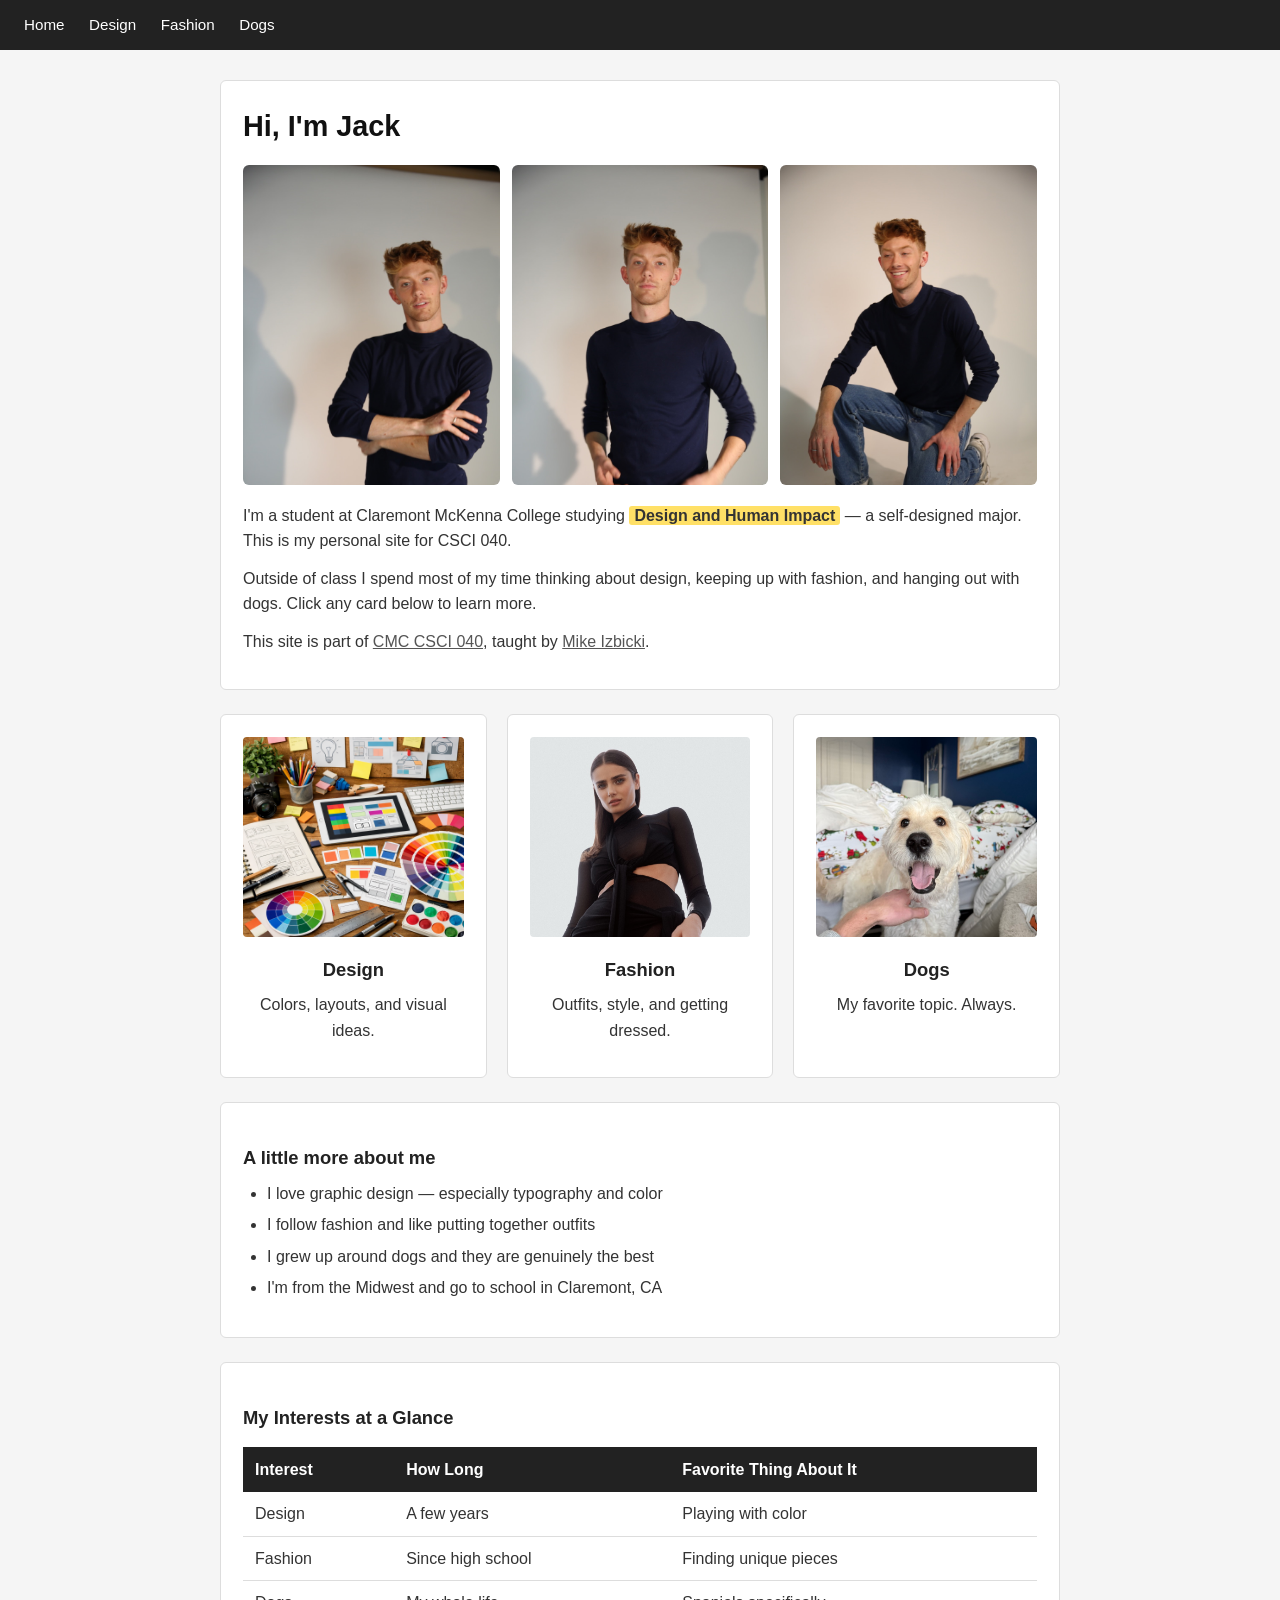
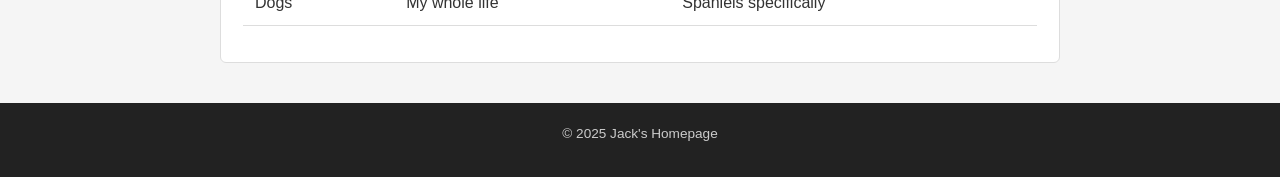
<file: index.html>
<!DOCTYPE html>
<html lang="en">
<head>
  <meta charset="UTF-8">
  <meta name="viewport" content="width=device-width, initial-scale=1.0">
  <meta name="description" content="Jack's personal homepage — a CMC student interested in design, fashion, and dogs.">
  <title>Jack's Homepage</title>
  <link rel="stylesheet" href="styles.css">
  <script async src="https://www.googletagmanager.com/gtag/js?id=G-VNEL66YCJ5"></script>
  <script>
    window.dataLayer = window.dataLayer || [];
    function gtag(){dataLayer.push(arguments);}
    gtag('js', new Date());
    gtag('config', 'G-VNEL66YCJ5');
  </script>
</head>
<body>

  <div id="navbar">
    <a href="index.html">Home</a>
    <a href="design.html">Design</a>
    <a href="fashion.html">Fashion</a>
    <a href="dogs.html">Dogs</a>
  </div>

  <div id="main">

    <div class="card">
      <h1>Hi, I'm Jack</h1>
      <div class="headshot-row">
        <img src="images/jack1.jpg" alt="Jack — arms crossed in navy turtleneck">
        <img src="images/jack2.jpg" alt="Jack — standing in navy turtleneck and jeans">
        <img src="images/jack3.jpg" alt="Jack — smiling kneeling pose">
      </div>
      <p>I'm a student at Claremont McKenna College studying <span class="highlight">Design and Human Impact</span> — a self-designed major. This is my personal site for CSCI 040.</p>
      <p>Outside of class I spend most of my time thinking about design, keeping up with fashion, and hanging out with dogs. Click any card below to learn more.</p>
      <p>This site is part of <a href="https://github.com/mikeizbicki/cmc-csci040">CMC CSCI 040</a>, taught by <a href="https://izbicki.me">Mike Izbicki</a>.</p>
    </div>

    <div class="card-row">
      <a class="card" href="design.html">
        <img src="images/design.jpg" alt="Design workspace with color wheels and sketchbooks">
        <h2>Design</h2>
        <p>Colors, layouts, and visual ideas.</p>
      </a>
      <a class="card" href="fashion.html">
        <img src="images/fashion.jpg" alt="Fashion inspiration">
        <h2>Fashion</h2>
        <p>Outfits, style, and getting dressed.</p>
      </a>
      <a class="card" href="dogs.html">
        <img src="images/dogs-card.jpg" alt="A happy white fluffy dog">
        <h2>Dogs</h2>
        <p>My favorite topic. Always.</p>
      </a>
    </div>

    <div class="card">
      <h2>A little more about me</h2>
      <ul>
        <li>I love graphic design — especially typography and color</li>
        <li>I follow fashion and like putting together outfits</li>
        <li>I grew up around dogs and they are genuinely the best</li>
        <li>I'm from the Midwest and go to school in Claremont, CA</li>
      </ul>
    </div>

    <div class="card">
      <h2>My Interests at a Glance</h2>
      <table>
        <thead>
          <tr>
            <th>Interest</th>
            <th>How Long</th>
            <th>Favorite Thing About It</th>
          </tr>
        </thead>
        <tbody>
          <tr>
            <td>Design</td>
            <td>A few years</td>
            <td>Playing with color</td>
          </tr>
          <tr>
            <td>Fashion</td>
            <td>Since high school</td>
            <td>Finding unique pieces</td>
          </tr>
          <tr>
            <td>Dogs</td>
            <td>My whole life</td>
            <td>Spaniels specifically</td>
          </tr>
        </tbody>
      </table>
    </div>

  </div>

  <div id="footer">
    <p>&copy; 2025 Jack's Homepage</p>
  </div>

</body>
</html>
</file>
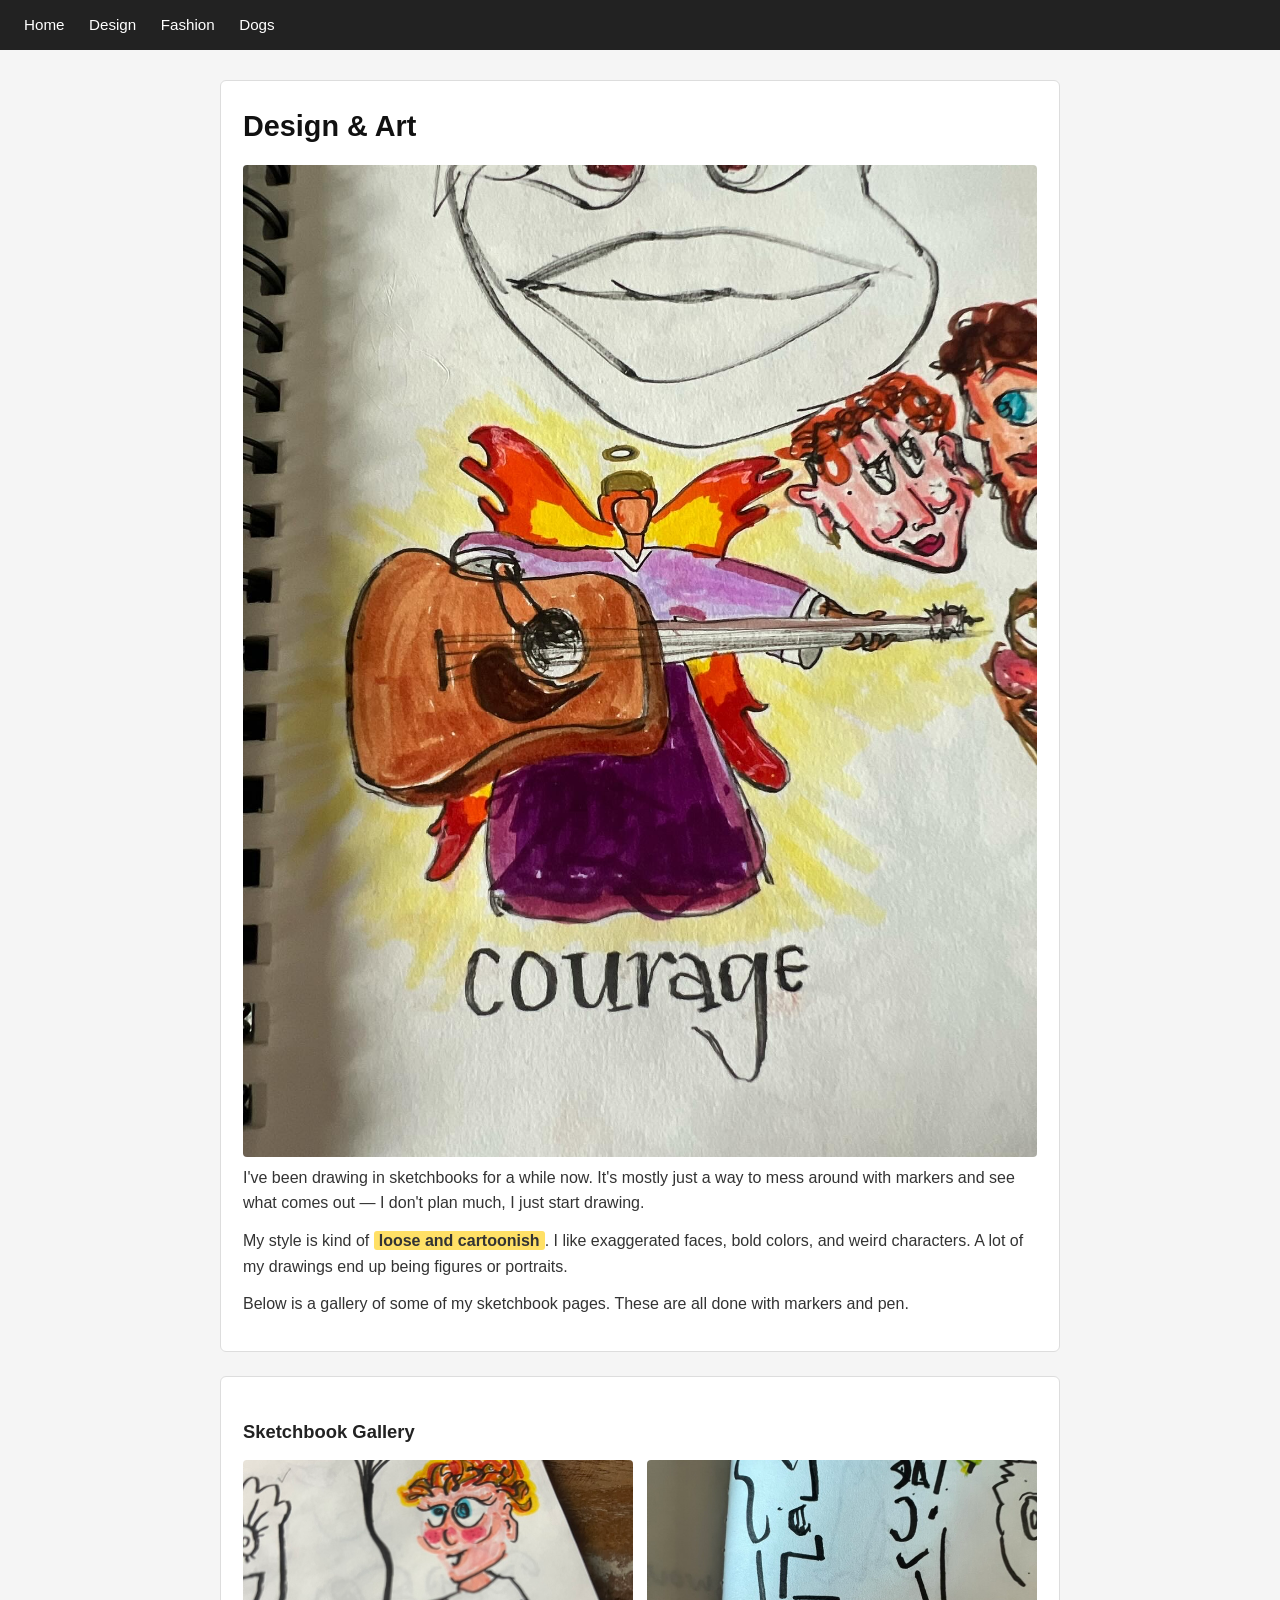
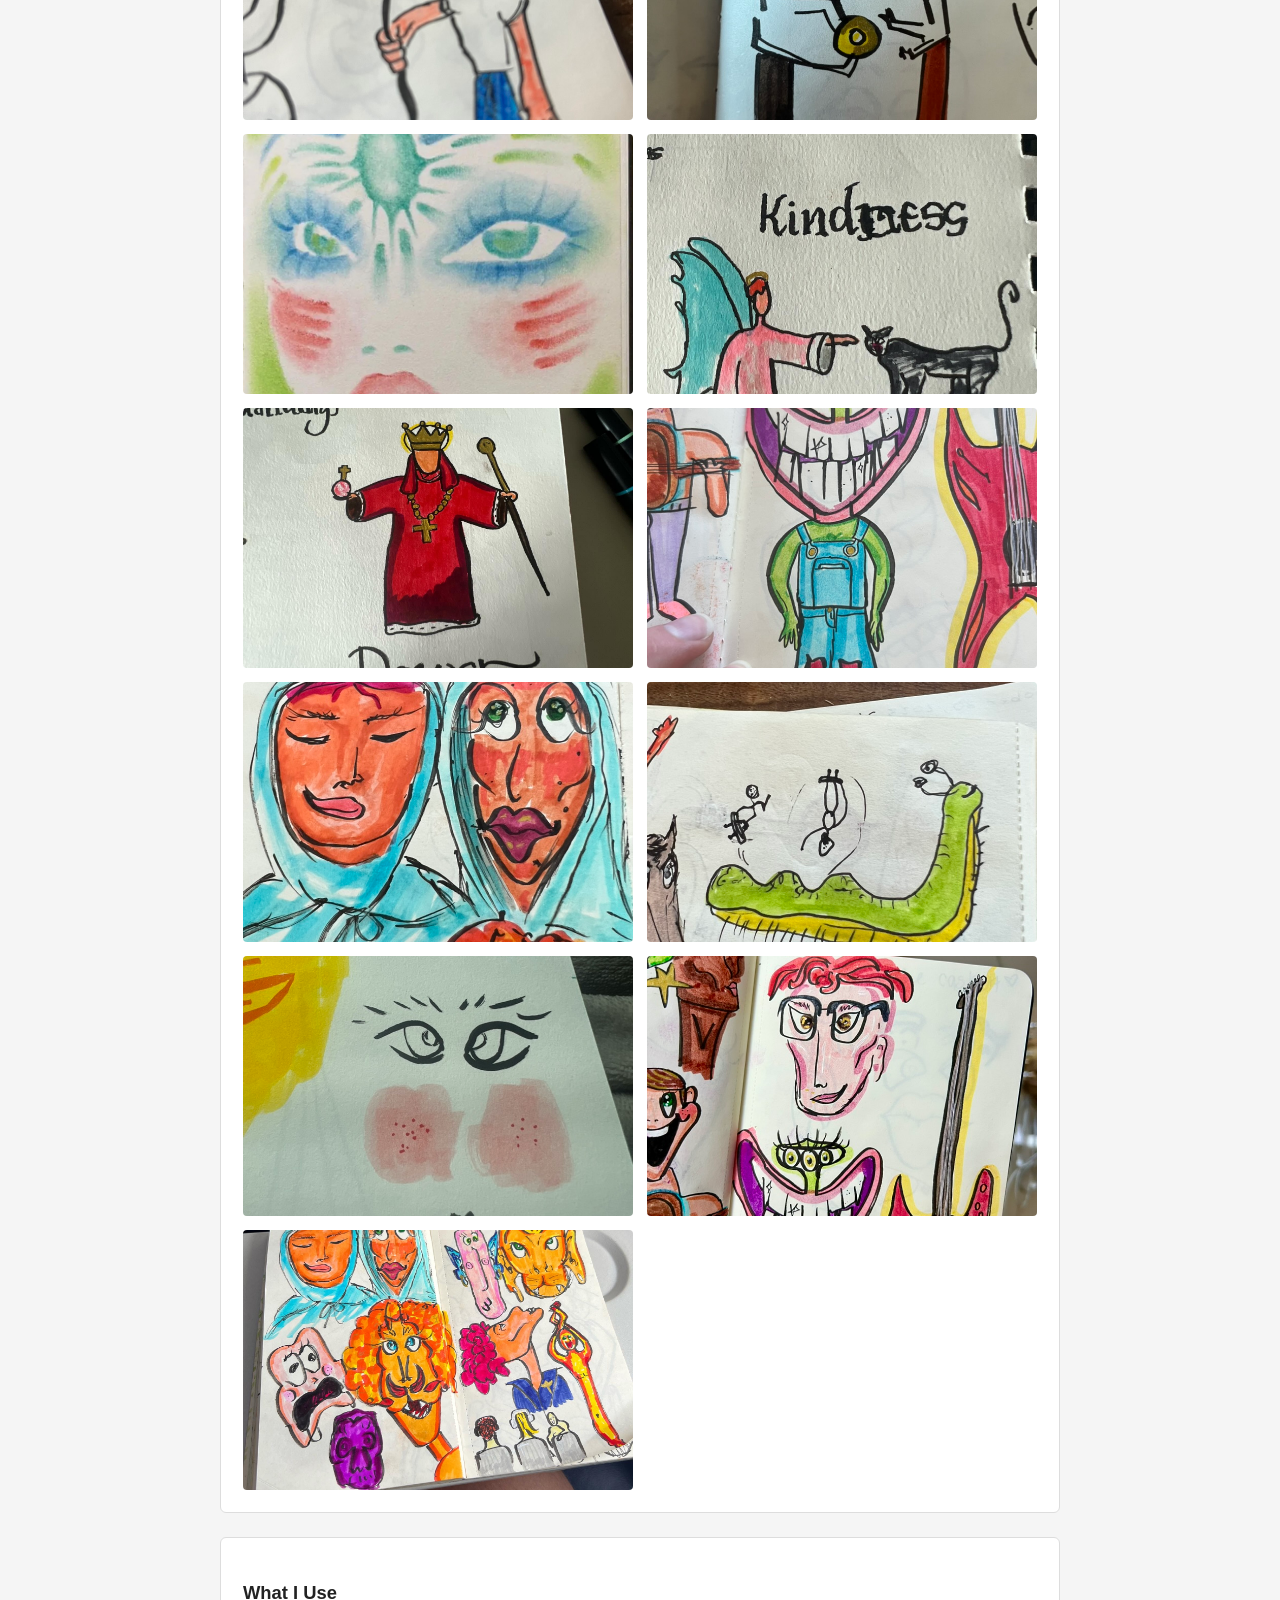
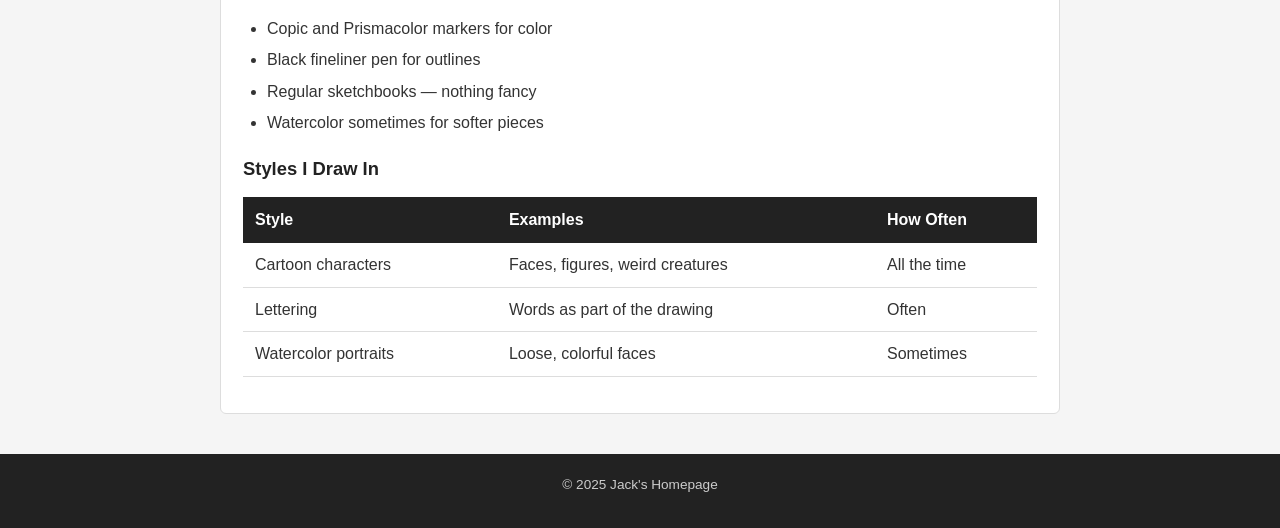
<file: design.html>
<!DOCTYPE html>
<html lang="en">
<head>
  <meta charset="UTF-8">
  <meta name="viewport" content="width=device-width, initial-scale=1.0">
  <meta name="description" content="Jack's art and design — a gallery of original sketchbook drawings.">
  <title>Design — Jack's Homepage</title>
  <link rel="stylesheet" href="styles.css">
  <script async src="https://www.googletagmanager.com/gtag/js?id=G-VNEL66YCJ5"></script>
  <script>
    window.dataLayer = window.dataLayer || [];
    function gtag(){dataLayer.push(arguments);}
    gtag('js', new Date());
    gtag('config', 'G-VNEL66YCJ5');
  </script>
</head>
<body>

  <div id="navbar">
    <a href="index.html">Home</a>
    <a href="design.html">Design</a>
    <a href="fashion.html">Fashion</a>
    <a href="dogs.html">Dogs</a>
  </div>

  <div id="main">

    <div class="card">
      <h1>Design &amp; Art</h1>
      <img src="images/drawing5.jpg" alt="Sketchbook drawing of an angel with fiery wings playing guitar, labeled courage">
      <p>I've been drawing in sketchbooks for a while now. It's mostly just a way to mess around with markers and see what comes out — I don't plan much, I just start drawing.</p>
      <p>My style is kind of <span class="highlight">loose and cartoonish</span>. I like exaggerated faces, bold colors, and weird characters. A lot of my drawings end up being figures or portraits.</p>
      <p>Below is a gallery of some of my sketchbook pages. These are all done with markers and pen.</p>
    </div>

    <div class="card">
      <h2>Sketchbook Gallery</h2>
      <div class="photo-grid">
        <img src="images/drawing1.jpg" alt="Cartoon boy holding balloons shaped like expressive faces">
        <img src="images/drawing2.jpg" alt="Cartoon characters in a sketchbook page labeled Style">
        <img src="images/drawing3.jpg" alt="Watercolor face with blue and green tones">
        <img src="images/drawing4.jpg" alt="Sketchbook drawing of an angel petting a cat, labeled Kindness">
        <img src="images/drawing6.jpg" alt="Sketchbook drawing of a king in red robes, labeled Power">
        <img src="images/drawing7.jpg" alt="Cartoon character with a giant grinning mouth wearing overalls">
        <img src="images/drawing8.jpg" alt="Two cartoon figures with teal head coverings">
        <img src="images/drawing9.jpg" alt="Cartoon scene with a sea creature and tiny people">
        <img src="images/drawing10.jpg" alt="Sketchbook face with pink blushing cheeks">
        <img src="images/drawing11.jpg" alt="Sketchbook spread with a face wearing glasses and colorful characters">
        <img src="images/drawing12.jpg" alt="Full airplane sketchbook spread with many colorful characters and faces">
      </div>
    </div>

    <div class="card">
      <h2>What I Use</h2>
      <ul>
        <li>Copic and Prismacolor markers for color</li>
        <li>Black fineliner pen for outlines</li>
        <li>Regular sketchbooks — nothing fancy</li>
        <li>Watercolor sometimes for softer pieces</li>
      </ul>
      <h2>Styles I Draw In</h2>
      <table>
        <thead>
          <tr>
            <th>Style</th>
            <th>Examples</th>
            <th>How Often</th>
          </tr>
        </thead>
        <tbody>
          <tr>
            <td>Cartoon characters</td>
            <td>Faces, figures, weird creatures</td>
            <td>All the time</td>
          </tr>
          <tr>
            <td>Lettering</td>
            <td>Words as part of the drawing</td>
            <td>Often</td>
          </tr>
          <tr>
            <td>Watercolor portraits</td>
            <td>Loose, colorful faces</td>
            <td>Sometimes</td>
          </tr>
        </tbody>
      </table>
    </div>

  </div>

  <div id="footer">
    <p>&copy; 2025 Jack's Homepage</p>
  </div>

</body>
</html>
</file>
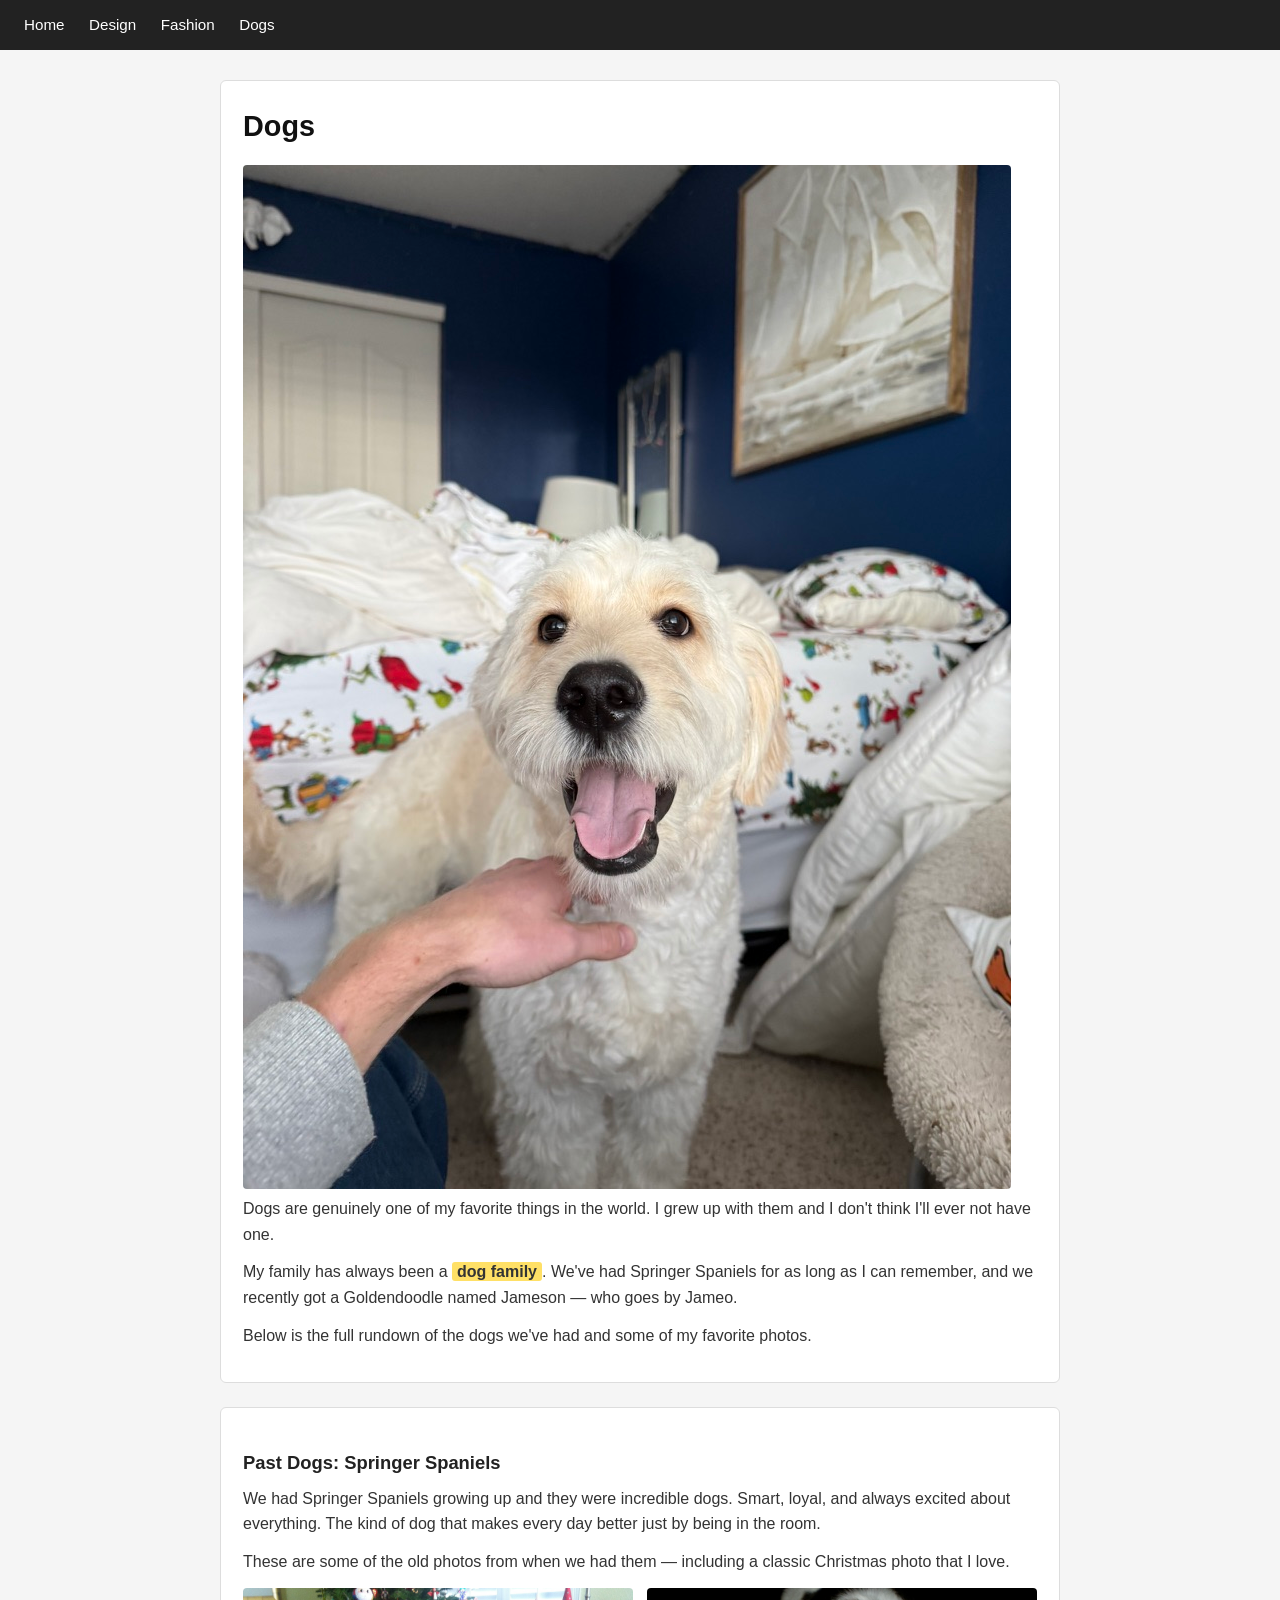
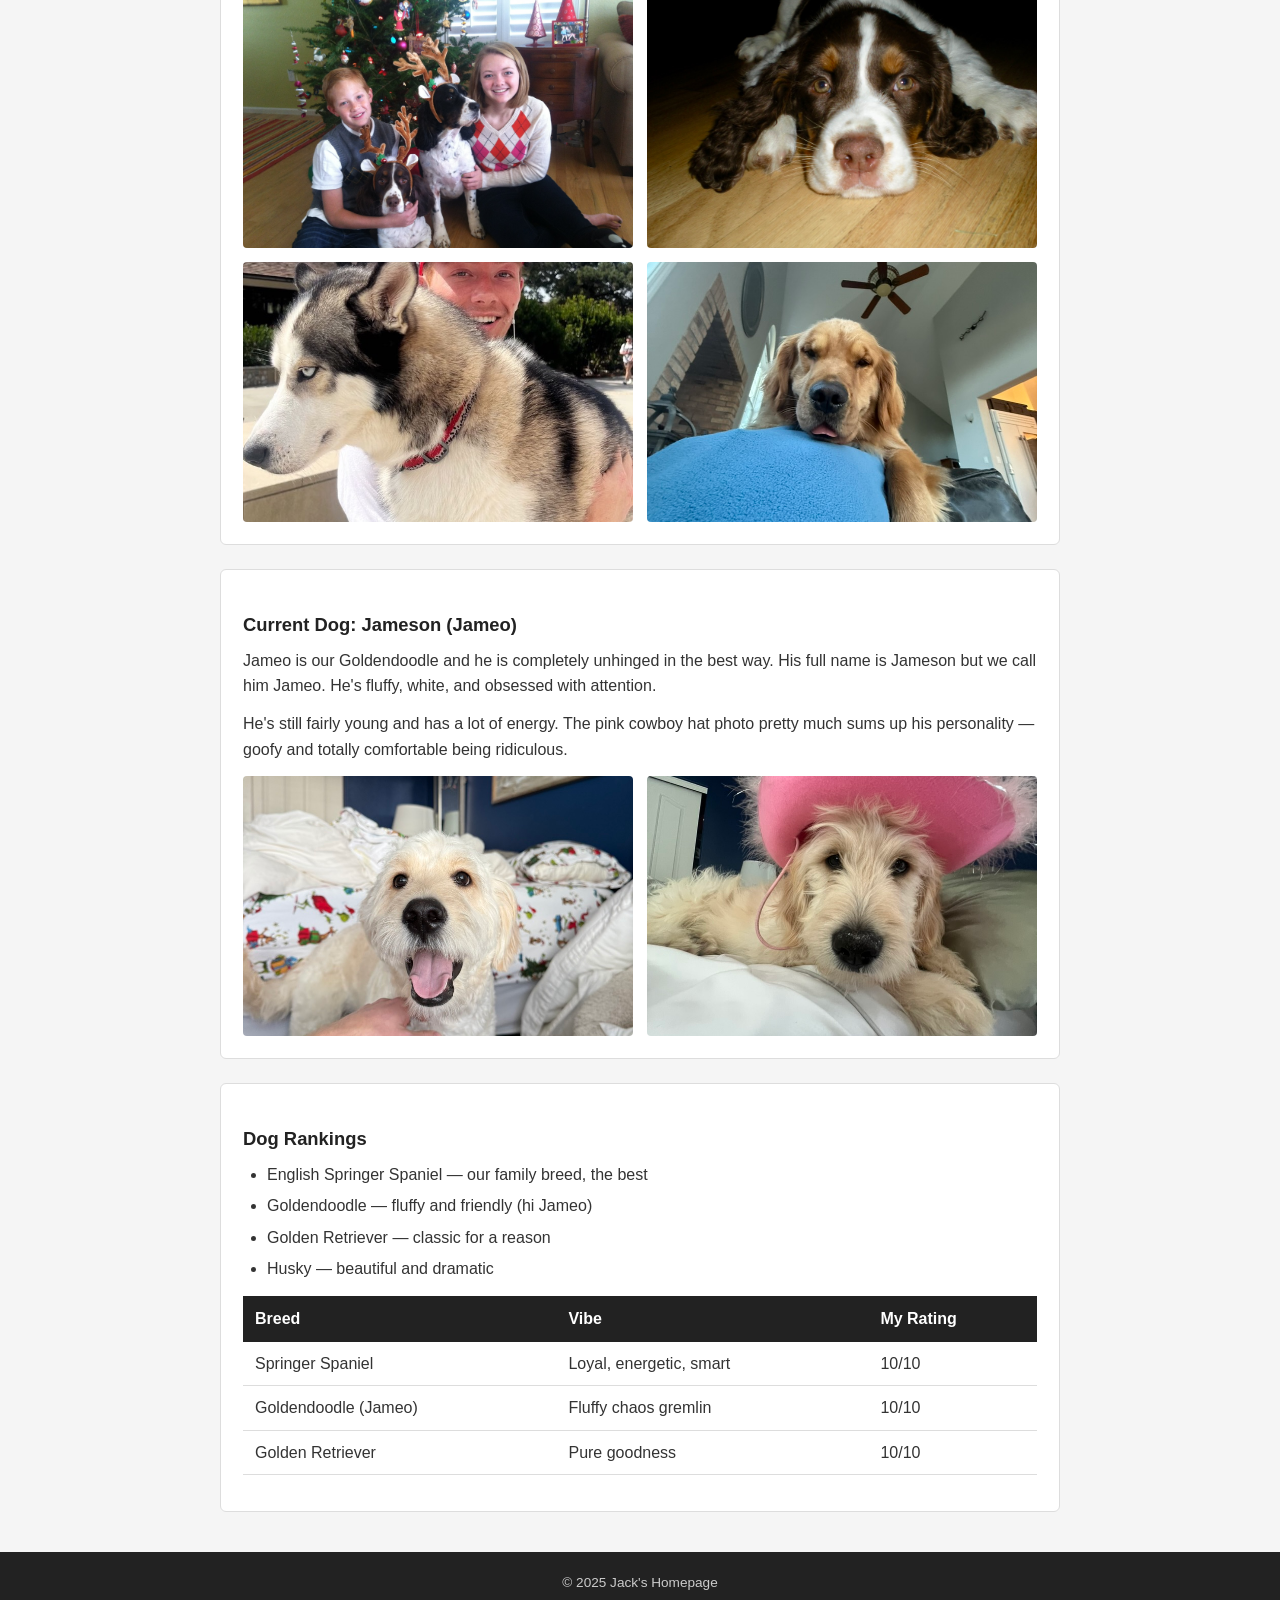
<file: dogs.html>
<!DOCTYPE html>
<html lang="en">
<head>
  <meta charset="UTF-8">
  <meta name="viewport" content="width=device-width, initial-scale=1.0">
  <meta name="description" content="Jack's love of dogs — Springer Spaniels, Jameson the Goldendoodle, and more.">
  <title>Dogs — Jack's Homepage</title>
  <link rel="stylesheet" href="styles.css">
  <script async src="https://www.googletagmanager.com/gtag/js?id=G-VNEL66YCJ5"></script>
  <script>
    window.dataLayer = window.dataLayer || [];
    function gtag(){dataLayer.push(arguments);}
    gtag('js', new Date());
    gtag('config', 'G-VNEL66YCJ5');
  </script>
</head>
<body>

  <div id="navbar">
    <a href="index.html">Home</a>
    <a href="design.html">Design</a>
    <a href="fashion.html">Fashion</a>
    <a href="dogs.html">Dogs</a>
  </div>

  <div id="main">

    <div class="card">
      <h1>Dogs</h1>
      <img src="images/dogs-card.jpg" alt="Jameson the Goldendoodle smiling">
      <p>Dogs are genuinely one of my favorite things in the world. I grew up with them and I don't think I'll ever not have one.</p>
      <p>My family has always been a <span class="highlight">dog family</span>. We've had Springer Spaniels for as long as I can remember, and we recently got a Goldendoodle named Jameson — who goes by Jameo.</p>
      <p>Below is the full rundown of the dogs we've had and some of my favorite photos.</p>
    </div>

    <div class="card">
      <h2>Past Dogs: Springer Spaniels</h2>
      <p>We had Springer Spaniels growing up and they were incredible dogs. Smart, loyal, and always excited about everything. The kind of dog that makes every day better just by being in the room.</p>
      <p>These are some of the old photos from when we had them — including a classic Christmas photo that I love.</p>
      <div class="photo-grid">
        <img src="images/springer-christmas.jpg" alt="Two Springer Spaniels wearing reindeer antlers in front of a Christmas tree with family">
        <img src="images/springer-puppy.jpg" alt="Brown and white Springer Spaniel puppy resting its chin on the floor">
        <img src="images/dog3.jpg" alt="Brown Springer Spaniel lying on the floor as a puppy">
        <img src="images/dog4.jpg" alt="Brown Springer Spaniel resting its chin on a doormat">
      </div>
    </div>

    <div class="card">
      <h2>Current Dog: Jameson (Jameo)</h2>
      <p>Jameo is our Goldendoodle and he is completely unhinged in the best way. His full name is Jameson but we call him Jameo. He's fluffy, white, and obsessed with attention.</p>
      <p>He's still fairly young and has a lot of energy. The pink cowboy hat photo pretty much sums up his personality — goofy and totally comfortable being ridiculous.</p>
      <div class="photo-grid">
        <img src="images/dogs-card.jpg" alt="Jameson the Goldendoodle smiling with mouth open">
        <img src="images/dog2.jpg" alt="Jameson wearing a pink cowboy hat lying on a bed">
      </div>
    </div>

    <div class="card">
      <h2>Dog Rankings</h2>
      <ul>
        <li>English Springer Spaniel — our family breed, the best</li>
        <li>Goldendoodle — fluffy and friendly (hi Jameo)</li>
        <li>Golden Retriever — classic for a reason</li>
        <li>Husky — beautiful and dramatic</li>
      </ul>
      <table>
        <thead>
          <tr>
            <th>Breed</th>
            <th>Vibe</th>
            <th>My Rating</th>
          </tr>
        </thead>
        <tbody>
          <tr>
            <td>Springer Spaniel</td>
            <td>Loyal, energetic, smart</td>
            <td>10/10</td>
          </tr>
          <tr>
            <td>Goldendoodle (Jameo)</td>
            <td>Fluffy chaos gremlin</td>
            <td>10/10</td>
          </tr>
          <tr>
            <td>Golden Retriever</td>
            <td>Pure goodness</td>
            <td>10/10</td>
          </tr>
        </tbody>
      </table>
    </div>

  </div>

  <div id="footer">
    <p>&copy; 2025 Jack's Homepage</p>
  </div>

</body>
</html>
</file>
<file: styles.css>
/* ===== Reset ===== */
* {
  box-sizing: border-box;
  margin: 0;
  padding: 0;
}

body {
  font-family: Arial, sans-serif;
  background-color: #f5f5f5;
  color: #333;
  line-height: 1.6;
}

/* ===== Links ===== */
a {
  color: #555;
  text-decoration: underline;
}

a:hover {
  color: #000;
}

/* ===== ID selectors ===== */
#navbar {
  background-color: #222;
  padding: 12px 24px;
}

#navbar a {
  color: #fff;
  text-decoration: none;
  margin-right: 20px;
  font-size: 0.95rem;
}

#navbar a:hover {
  text-decoration: underline;
}

#main {
  max-width: 880px;
  margin: 30px auto;
  padding: 0 20px;
}

#footer {
  text-align: center;
  padding: 20px;
  background-color: #222;
  color: #ccc;
  margin-top: 40px;
  font-size: 0.85rem;
}

#footer a {
  color: #aaa;
}

/* ===== Class selectors ===== */
.card {
  background-color: #fff;
  border: 1px solid #ddd;
  border-radius: 6px;
  padding: 22px;
  margin-bottom: 24px;
}

.card-row {
  display: flex;
  gap: 20px;
  margin-bottom: 24px;
}

.card-row .card {
  flex: 1;
  margin-bottom: 0;
  text-align: center;
  text-decoration: none;
  color: inherit;
  display: block;
}

.card-row .card:hover {
  border-color: #999;
}

.card-row .card img {
  width: 100%;
  height: 200px;
  object-fit: cover;
  border-radius: 4px;
  margin-bottom: 10px;
  display: block;
}

.highlight {
  font-weight: bold;
  background-color: #ffe066;
  padding: 1px 5px;
  border-radius: 3px;
}

/* ===== Typography ===== */
h1 {
  font-size: 1.8rem;
  margin-bottom: 16px;
  color: #111;
}

h2 {
  font-size: 1.15rem;
  margin: 18px 0 8px;
  color: #222;
}

p {
  margin-bottom: 12px;
}

ul, ol {
  padding-left: 24px;
  margin-bottom: 14px;
}

li {
  margin-bottom: 6px;
}

/* ===== Images ===== */
img {
  max-width: 100%;
  height: auto;
  border-radius: 4px;
}

.photo-grid {
  display: flex;
  flex-wrap: wrap;
  gap: 14px;
  margin-top: 14px;
}

.photo-grid img {
  width: calc(50% - 7px);
  height: 260px;
  object-fit: cover;
}

/* ===== Table ===== */
table {
  width: 100%;
  border-collapse: collapse;
  margin: 14px 0;
}

th {
  background-color: #222;
  color: #fff;
  padding: 10px 12px;
  text-align: left;
}

td {
  padding: 9px 12px;
  border-bottom: 1px solid #ddd;
}

/* ===== Headshot row ===== */
.headshot-row {
  display: flex;
  gap: 12px;
  margin-bottom: 18px;
}

.headshot-row img {
  flex: 1;
  height: 320px;
  object-fit: cover;
  object-position: top;
  border-radius: 6px;
  margin: 0;
}

/* ===== YouTube Playlist Grid ===== */
.playlist-grid {
  display: flex;
  flex-wrap: wrap;
  gap: 14px;
  margin-top: 14px;
}

.yt-card {
  width: calc(25% - 11px);
  text-decoration: none;
  color: #333;
  border: 1px solid #ddd;
  border-radius: 6px;
  overflow: hidden;
  background: #fff;
}

.yt-card:hover {
  border-color: #999;
  opacity: 0.9;
}

.yt-card img {
  width: 100%;
  height: 130px;
  object-fit: cover;
  border-radius: 0;
  margin: 0;
  display: block;
}

.yt-card p {
  font-size: 0.78rem;
  padding: 8px;
  margin: 0;
  line-height: 1.3;
}

/* ===== Responsive ===== */
@media (max-width: 600px) {
  .card-row {
    flex-direction: column;
  }

  .photo-grid img {
    width: 100%;
    height: auto;
  }

  #navbar a {
    display: inline-block;
    margin-bottom: 4px;
  }

  h1 {
    font-size: 1.4rem;
  }
}
</file>
